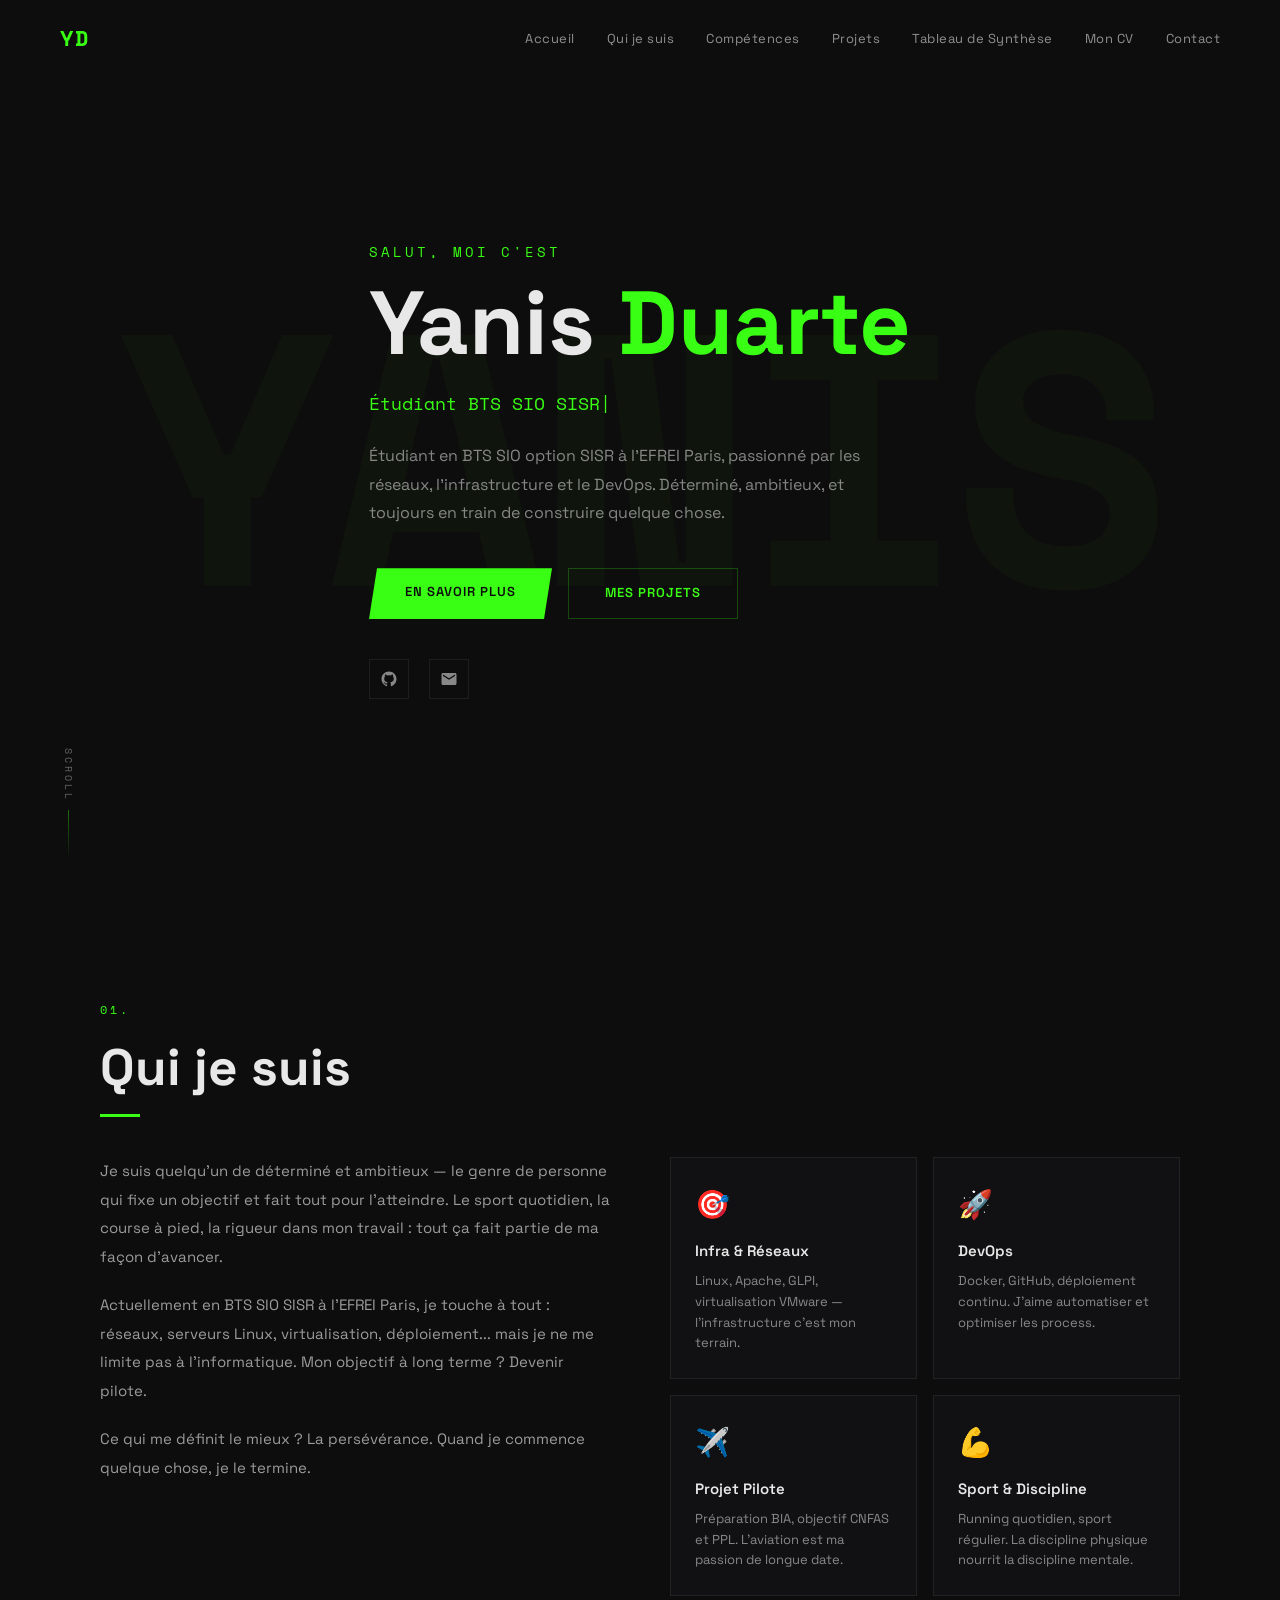
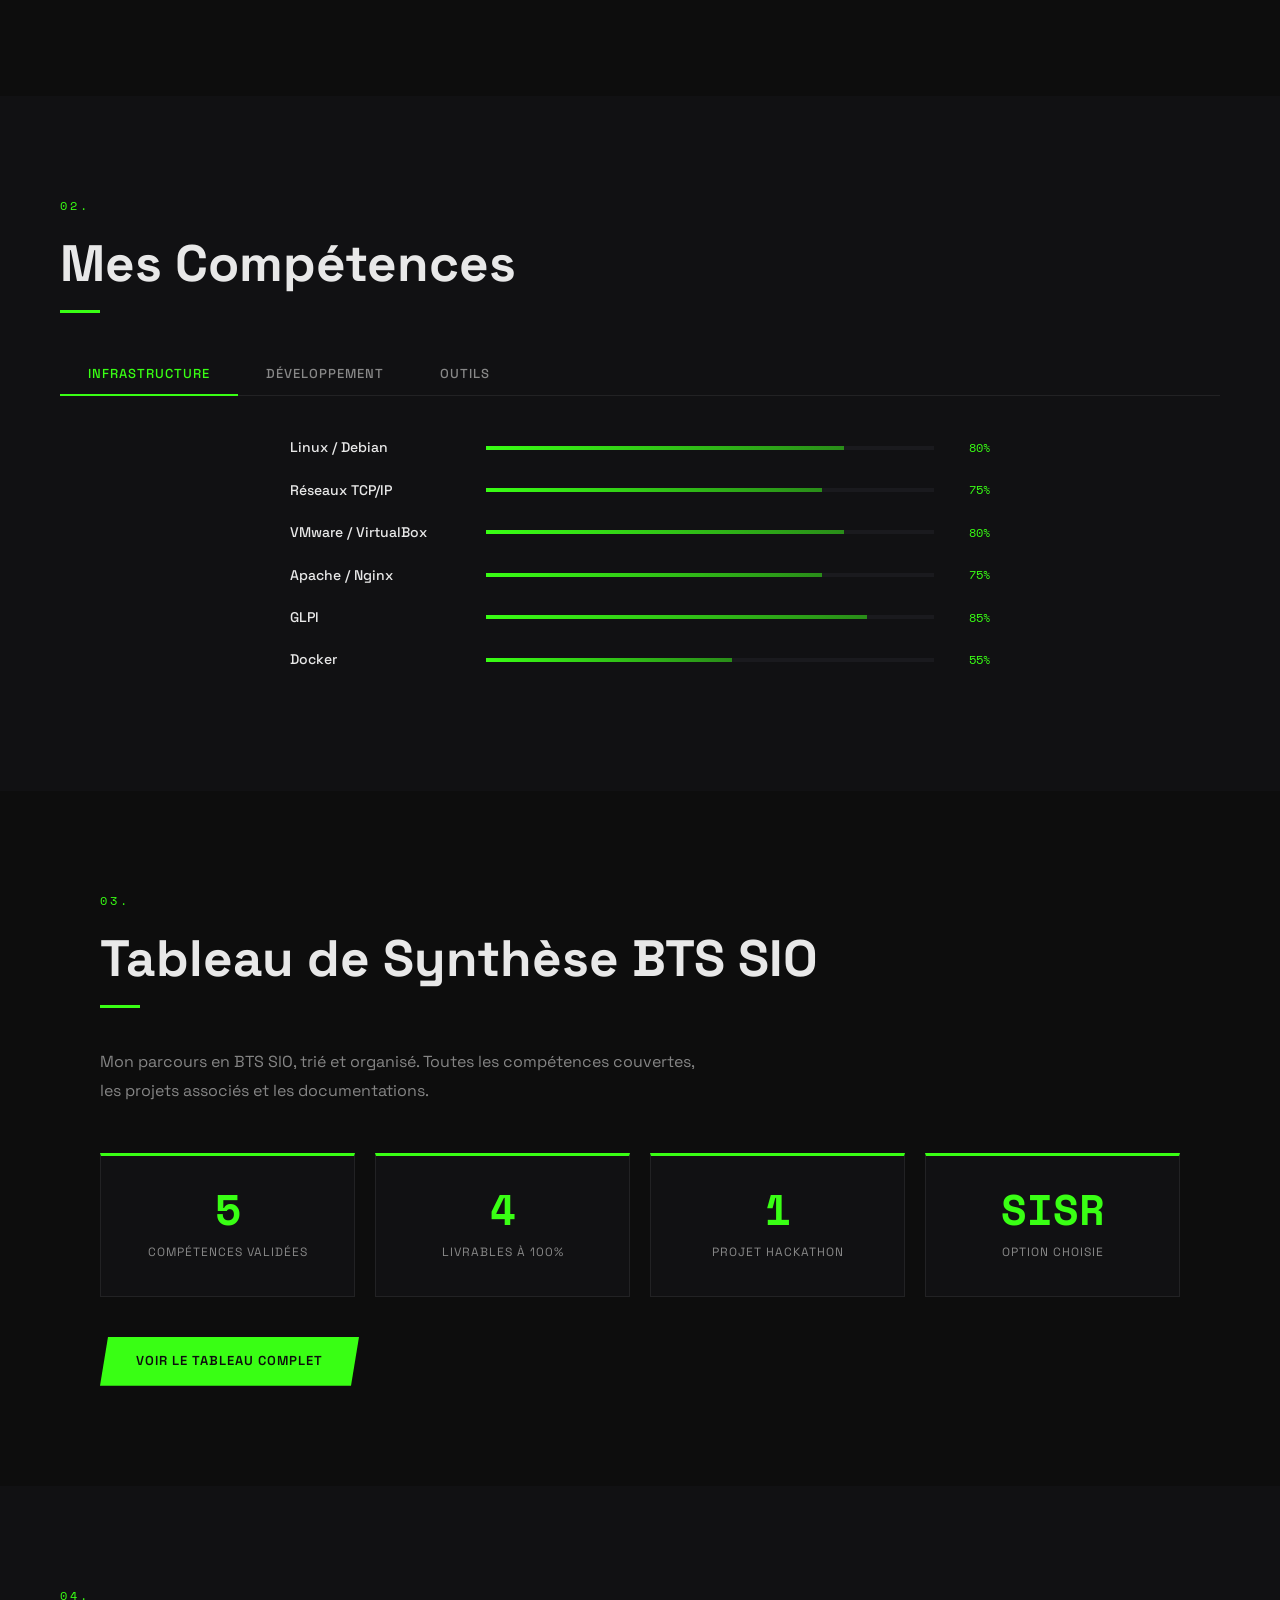
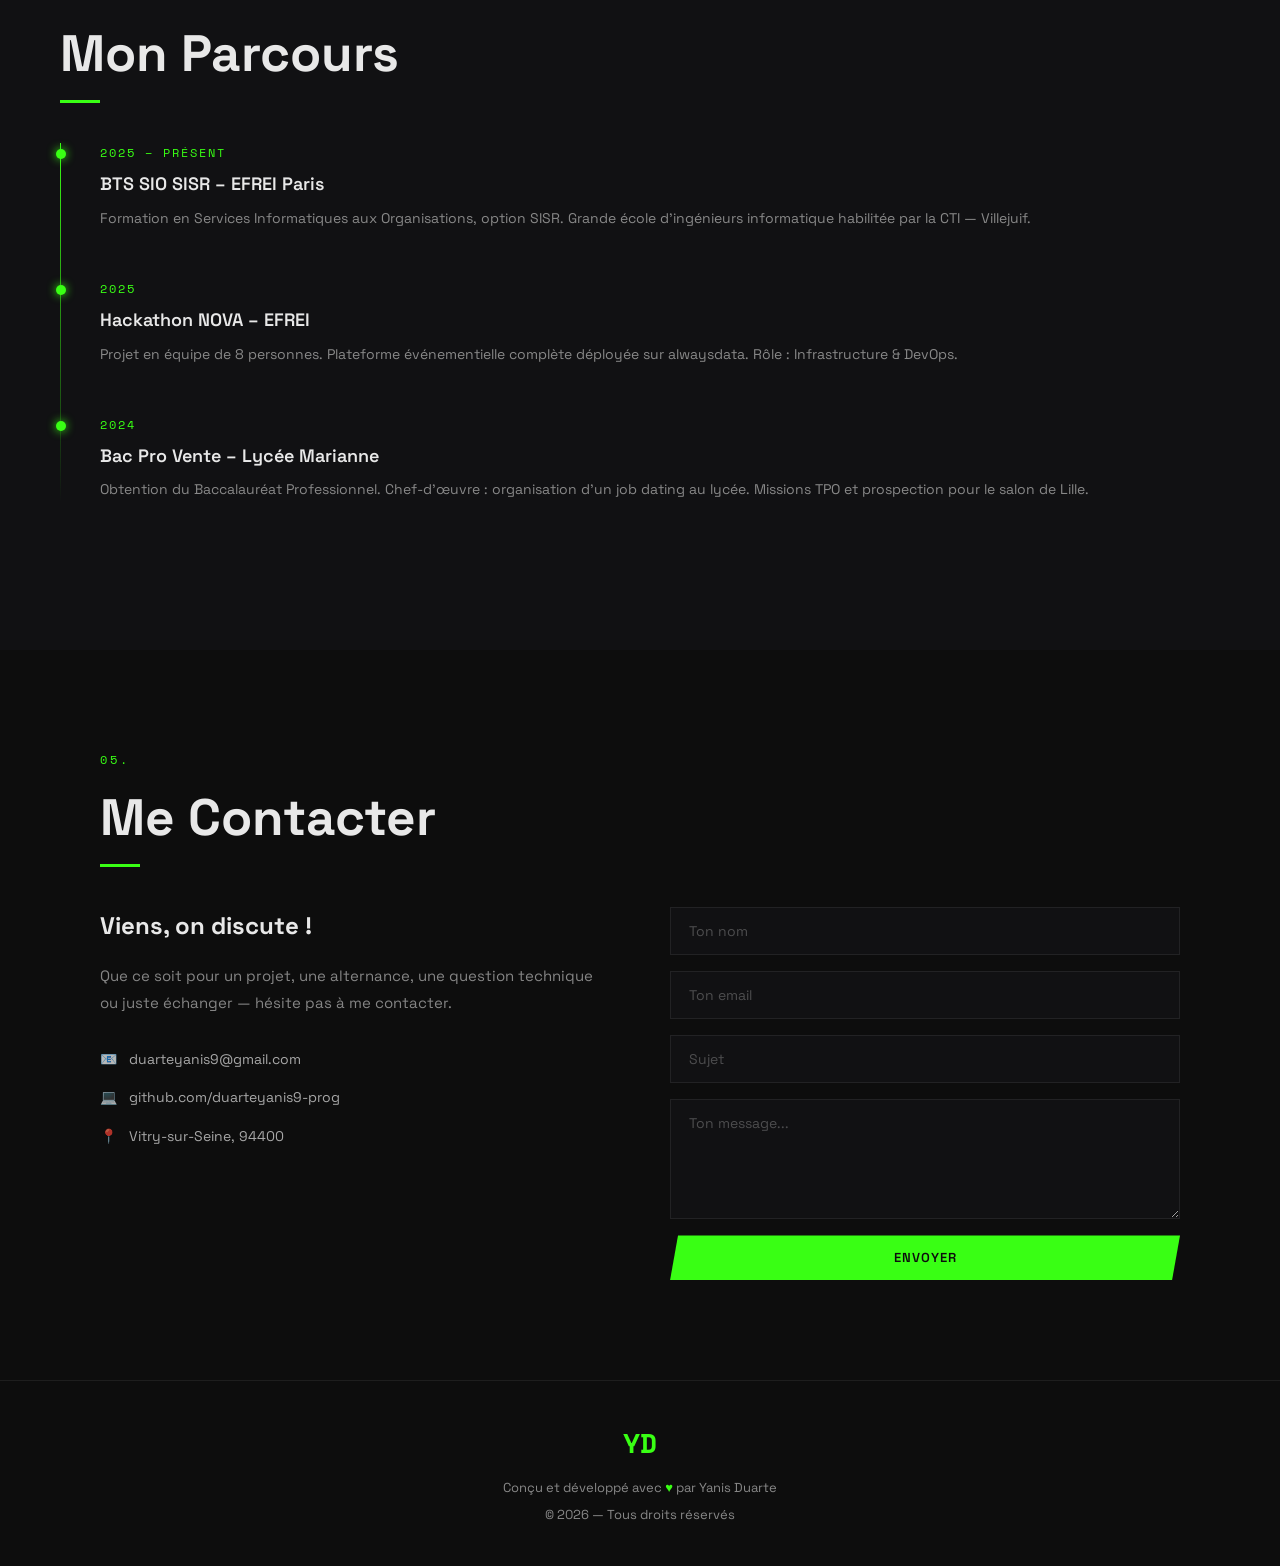
<file: index.html>
<!DOCTYPE html>
<html lang="fr">
<head>
  <meta charset="UTF-8" />
  <meta name="viewport" content="width=device-width, initial-scale=1.0" />
  <meta name="description" content="Portfolio de Yanis Duarte - Étudiant BTS SIO SISR à l'EFREI Paris. Infra, réseaux, DevOps." />
  <meta name="theme-color" content="#0d0d0d" />
  <title>Yanis Duarte | Portfolio</title>
  <link href="https://fonts.googleapis.com/css2?family=Space+Grotesk:wght@300;400;500;600;700&family=Space+Mono:wght@400;700&display=swap" rel="stylesheet" />
  <link rel="stylesheet" href="style.css" />
</head>
<body>

  <!-- NAV -->
  <nav id="navbar">
    <a href="index.html" class="nav-logo">YD</a>
    <ul class="nav-links">
      <li><a href="#home">Accueil</a></li>
      <li><a href="#about">Qui je suis</a></li>
      <li><a href="#skills">Compétences</a></li>
      <li><a href="projects.html">Projets</a></li>
      <li><a href="tableau-synthese.html">Tableau de Synthèse</a></li>
      <li><a href="cv.html">Mon CV</a></li>
      <li><a href="#contact">Contact</a></li>
    </ul>
    <button class="nav-toggle" id="navToggle">☰</button>
  </nav>

  <!-- HERO -->
  <section id="home" class="hero">
    <div class="hero-bg-text">YANIS</div>
    <div class="hero-content">
      <p class="hero-greeting">Salut, moi c'est</p>
      <h1 class="hero-name">Yanis <span class="accent">Duarte</span></h1>
      <div class="hero-typed">
        <span id="typed"></span><span class="cursor-blink">|</span>
      </div>
      <p class="hero-desc">Étudiant en BTS SIO option SISR à l'EFREI Paris, passionné par les réseaux, l'infrastructure et le DevOps. Déterminé, ambitieux, et toujours en train de construire quelque chose.</p>
      <div class="hero-btns">
        <a href="#about" class="btn-primary">En savoir plus</a>
        <a href="projects.html" class="btn-outline">Mes projets</a>
      </div>
      <div class="hero-socials">
        <a href="https://github.com/duarteyanis9-prog" target="_blank" title="GitHub">
          <svg viewBox="0 0 24 24" fill="currentColor"><path d="M12 2C6.477 2 2 6.484 2 12.017c0 4.425 2.865 8.18 6.839 9.504.5.092.682-.217.682-.483 0-.237-.008-.868-.013-1.703-2.782.605-3.369-1.343-3.369-1.343-.454-1.158-1.11-1.466-1.11-1.466-.908-.62.069-.608.069-.608 1.003.07 1.531 1.032 1.531 1.032.892 1.53 2.341 1.088 2.91.832.092-.647.35-1.088.636-1.338-2.22-.253-4.555-1.113-4.555-4.951 0-1.093.39-1.988 1.029-2.688-.103-.253-.446-1.272.098-2.65 0 0 .84-.27 2.75 1.026A9.564 9.564 0 0112 6.844c.85.004 1.705.115 2.504.337 1.909-1.296 2.747-1.027 2.747-1.027.546 1.379.202 2.398.1 2.651.64.7 1.028 1.595 1.028 2.688 0 3.848-2.339 4.695-4.566 4.943.359.309.678.92.678 1.855 0 1.338-.012 2.419-.012 2.747 0 .268.18.58.688.482A10.019 10.019 0 0022 12.017C22 6.484 17.522 2 12 2z"/></svg>
        </a>
        <a href="mailto:duarteyanis9@gmail.com" title="Email">
          <svg viewBox="0 0 24 24" fill="currentColor"><path d="M20 4H4c-1.1 0-2 .9-2 2v12c0 1.1.9 2 2 2h16c1.1 0 2-.9 2-2V6c0-1.1-.9-2-2-2zm0 4l-8 5-8-5V6l8 5 8-5v2z"/></svg>
        </a>
      </div>
    </div>
    <div class="scroll-hint">
      <span>Scroll</span>
      <div class="scroll-line"></div>
    </div>
  </section>

  <!-- ABOUT -->
  <section id="about" class="section">
    <div class="section-number">01.</div>
    <h2 class="section-title">Qui je suis</h2>
    <div class="about-grid">
      <div class="about-text">
        <p>Je suis quelqu'un de déterminé et ambitieux — le genre de personne qui fixe un objectif et fait tout pour l'atteindre. Le sport quotidien, la course à pied, la rigueur dans mon travail : tout ça fait partie de ma façon d'avancer.</p>
        <p>Actuellement en BTS SIO SISR à l'EFREI Paris, je touche à tout : réseaux, serveurs Linux, virtualisation, déploiement... mais je ne me limite pas à l'informatique. Mon objectif à long terme ? Devenir pilote.</p>
        <p>Ce qui me définit le mieux ? La persévérance. Quand je commence quelque chose, je le termine.</p>
      </div>
      <div class="about-cards">
        <div class="about-card">
          <span class="about-card-icon">🎯</span>
          <h3>Infra & Réseaux</h3>
          <p>Linux, Apache, GLPI, virtualisation VMware — l'infrastructure c'est mon terrain.</p>
        </div>
        <div class="about-card">
          <span class="about-card-icon">🚀</span>
          <h3>DevOps</h3>
          <p>Docker, GitHub, déploiement continu. J'aime automatiser et optimiser les process.</p>
        </div>
        <div class="about-card">
          <span class="about-card-icon">✈️</span>
          <h3>Projet Pilote</h3>
          <p>Préparation BIA, objectif CNFAS et PPL. L'aviation est ma passion de longue date.</p>
        </div>
        <div class="about-card">
          <span class="about-card-icon">💪</span>
          <h3>Sport & Discipline</h3>
          <p>Running quotidien, sport régulier. La discipline physique nourrit la discipline mentale.</p>
        </div>
      </div>
    </div>
  </section>

  <!-- SKILLS -->
  <section id="skills" class="section section-dark">
    <div class="section-number">02.</div>
    <h2 class="section-title">Mes Compétences</h2>
    <div class="skills-tabs">
      <button class="skill-tab active" data-tab="infra">Infrastructure</button>
      <button class="skill-tab" data-tab="dev">Développement</button>
      <button class="skill-tab" data-tab="outils">Outils</button>
    </div>
    <div class="skills-content" id="tab-infra">
      <div class="skill-item"><span>Linux / Debian</span><div class="skill-bar"><div class="skill-fill" style="--w:80%"></div></div><span class="skill-pct">80%</span></div>
      <div class="skill-item"><span>Réseaux TCP/IP</span><div class="skill-bar"><div class="skill-fill" style="--w:75%"></div></div><span class="skill-pct">75%</span></div>
      <div class="skill-item"><span>VMware / VirtualBox</span><div class="skill-bar"><div class="skill-fill" style="--w:80%"></div></div><span class="skill-pct">80%</span></div>
      <div class="skill-item"><span>Apache / Nginx</span><div class="skill-bar"><div class="skill-fill" style="--w:75%"></div></div><span class="skill-pct">75%</span></div>
      <div class="skill-item"><span>GLPI</span><div class="skill-bar"><div class="skill-fill" style="--w:85%"></div></div><span class="skill-pct">85%</span></div>
      <div class="skill-item"><span>Docker</span><div class="skill-bar"><div class="skill-fill" style="--w:55%"></div></div><span class="skill-pct">55%</span></div>
    </div>
    <div class="skills-content hidden" id="tab-dev">
      <div class="skill-item"><span>HTML / CSS</span><div class="skill-bar"><div class="skill-fill" style="--w:80%"></div></div><span class="skill-pct">80%</span></div>
      <div class="skill-item"><span>JavaScript</span><div class="skill-bar"><div class="skill-fill" style="--w:60%"></div></div><span class="skill-pct">60%</span></div>
      <div class="skill-item"><span>PHP</span><div class="skill-bar"><div class="skill-fill" style="--w:55%"></div></div><span class="skill-pct">55%</span></div>
      <div class="skill-item"><span>Python</span><div class="skill-bar"><div class="skill-fill" style="--w:60%"></div></div><span class="skill-pct">60%</span></div>
      <div class="skill-item"><span>SQL / MariaDB</span><div class="skill-bar"><div class="skill-fill" style="--w:65%"></div></div><span class="skill-pct">65%</span></div>
    </div>
    <div class="skills-content hidden" id="tab-outils">
      <div class="skill-item"><span>Git / GitHub</span><div class="skill-bar"><div class="skill-fill" style="--w:75%"></div></div><span class="skill-pct">75%</span></div>
      <div class="skill-item"><span>VS Code</span><div class="skill-bar"><div class="skill-fill" style="--w:85%"></div></div><span class="skill-pct">85%</span></div>
      <div class="skill-item"><span>Terminal / CLI</span><div class="skill-bar"><div class="skill-fill" style="--w:80%"></div></div><span class="skill-pct">80%</span></div>
      <div class="skill-item"><span>Google Analytics</span><div class="skill-bar"><div class="skill-fill" style="--w:60%"></div></div><span class="skill-pct">60%</span></div>
      <div class="skill-item"><span>FileZilla / FTP</span><div class="skill-bar"><div class="skill-fill" style="--w:70%"></div></div><span class="skill-pct">70%</span></div>
    </div>
  </section>

  <!-- TABLEAU SYNTHESE PREVIEW -->
  <section id="synthese" class="section">
    <div class="section-number">03.</div>
    <h2 class="section-title">Tableau de Synthèse BTS SIO</h2>
    <p class="section-desc">Mon parcours en BTS SIO, trié et organisé. Toutes les compétences couvertes, les projets associés et les documentations.</p>
    <div class="synthese-stats">
      <div class="synth-stat"><span class="synth-num accent">5</span><span class="synth-label">Compétences validées</span></div>
      <div class="synth-stat"><span class="synth-num accent">4</span><span class="synth-label">Livrables à 100%</span></div>
      <div class="synth-stat"><span class="synth-num accent">1</span><span class="synth-label">Projet Hackathon</span></div>
      <div class="synth-stat"><span class="synth-num accent">SISR</span><span class="synth-label">Option choisie</span></div>
    </div>
    <a href="tableau-synthese.html" class="btn-primary">Voir le tableau complet</a>
  </section>

  <!-- PARCOURS -->
  <section id="parcours" class="section section-dark">
    <div class="section-number">04.</div>
    <h2 class="section-title">Mon Parcours</h2>
    <div class="timeline">
      <div class="timeline-item">
        <div class="timeline-date">2025 – Présent</div>
        <div class="timeline-content">
          <h3>BTS SIO SISR – EFREI Paris</h3>
          <p>Formation en Services Informatiques aux Organisations, option SISR. Grande école d'ingénieurs informatique habilitée par la CTI — Villejuif.</p>
        </div>
      </div>
      <div class="timeline-item">
        <div class="timeline-date">2025</div>
        <div class="timeline-content">
          <h3>Hackathon NOVA – EFREI</h3>
          <p>Projet en équipe de 8 personnes. Plateforme événementielle complète déployée sur alwaysdata. Rôle : Infrastructure & DevOps.</p>
        </div>
      </div>
      <div class="timeline-item">
        <div class="timeline-date">2024</div>
        <div class="timeline-content">
          <h3>Bac Pro Vente – Lycée Marianne</h3>
          <p>Obtention du Baccalauréat Professionnel. Chef-d'œuvre : organisation d'un job dating au lycée. Missions TPO et prospection pour le salon de Lille.</p>
        </div>
      </div>
    </div>
  </section>

  <!-- CONTACT -->
  <section id="contact" class="section">
    <div class="section-number">05.</div>
    <h2 class="section-title">Me Contacter</h2>
    <div class="contact-grid">
      <div class="contact-info">
        <h3>Viens, on discute !</h3>
        <p>Que ce soit pour un projet, une alternance, une question technique ou juste échanger — hésite pas à me contacter.</p>
        <div class="contact-items">
          <a href="mailto:duarteyanis9@gmail.com" class="contact-item">
            <span>📧</span> duarteyanis9@gmail.com
          </a>
          <a href="https://github.com/duarteyanis9-prog" target="_blank" class="contact-item">
            <span>💻</span> github.com/duarteyanis9-prog
          </a>
          <div class="contact-item">
            <span>📍</span> Vitry-sur-Seine, 94400
          </div>
        </div>
      </div>
      <form class="contact-form" onsubmit="return false;">
        <input type="text" placeholder="Ton nom" class="form-input" />
        <input type="email" placeholder="Ton email" class="form-input" />
        <input type="text" placeholder="Sujet" class="form-input" />
        <textarea placeholder="Ton message..." class="form-input form-textarea"></textarea>
        <button type="submit" class="btn-primary">Envoyer</button>
      </form>
    </div>
  </section>

  <!-- FOOTER -->
  <footer>
    <div class="footer-logo">YD</div>
    <p class="footer-copy">Conçu et développé avec <span class="accent">♥</span> par Yanis Duarte</p>
    <p class="footer-copy">© 2026 — Tous droits réservés</p>
  </footer>

  <script>
    // Typed effect
    const words = ["Étudiant BTS SIO SISR", "Infra & Réseaux", "Futur Pilote ✈️", "DevOps Enthusiast"];
    let wi = 0, ci = 0, del = false;
    const el = document.getElementById('typed');
    function type() {
      const w = words[wi];
      if (!del) { el.textContent = w.slice(0, ++ci); if (ci === w.length) { del = true; setTimeout(type, 1500); return; } }
      else { el.textContent = w.slice(0, --ci); if (ci === 0) { del = false; wi = (wi + 1) % words.length; } }
      setTimeout(type, del ? 60 : 100);
    }
    type();

    // Navbar scroll
    window.addEventListener('scroll', () => {
      document.getElementById('navbar').classList.toggle('scrolled', window.scrollY > 50);
    });

    // Skills tabs
    document.querySelectorAll('.skill-tab').forEach(tab => {
      tab.addEventListener('click', () => {
        document.querySelectorAll('.skill-tab').forEach(t => t.classList.remove('active'));
        document.querySelectorAll('.skills-content').forEach(c => c.classList.add('hidden'));
        tab.classList.add('active');
        document.getElementById('tab-' + tab.dataset.tab).classList.remove('hidden');
      });
    });

    // Animate skill bars on scroll
    const observer = new IntersectionObserver(entries => {
      entries.forEach(e => {
        if (e.isIntersecting) e.target.querySelectorAll('.skill-fill').forEach(f => f.style.width = f.style.getPropertyValue('--w'));
      });
    }, { threshold: 0.3 });
    document.querySelectorAll('.skills-content').forEach(s => observer.observe(s));

    // Mobile nav
    document.getElementById('navToggle').addEventListener('click', () => {
      document.querySelector('.nav-links').classList.toggle('open');
    });
  </script>
</body>
</html>
</file>
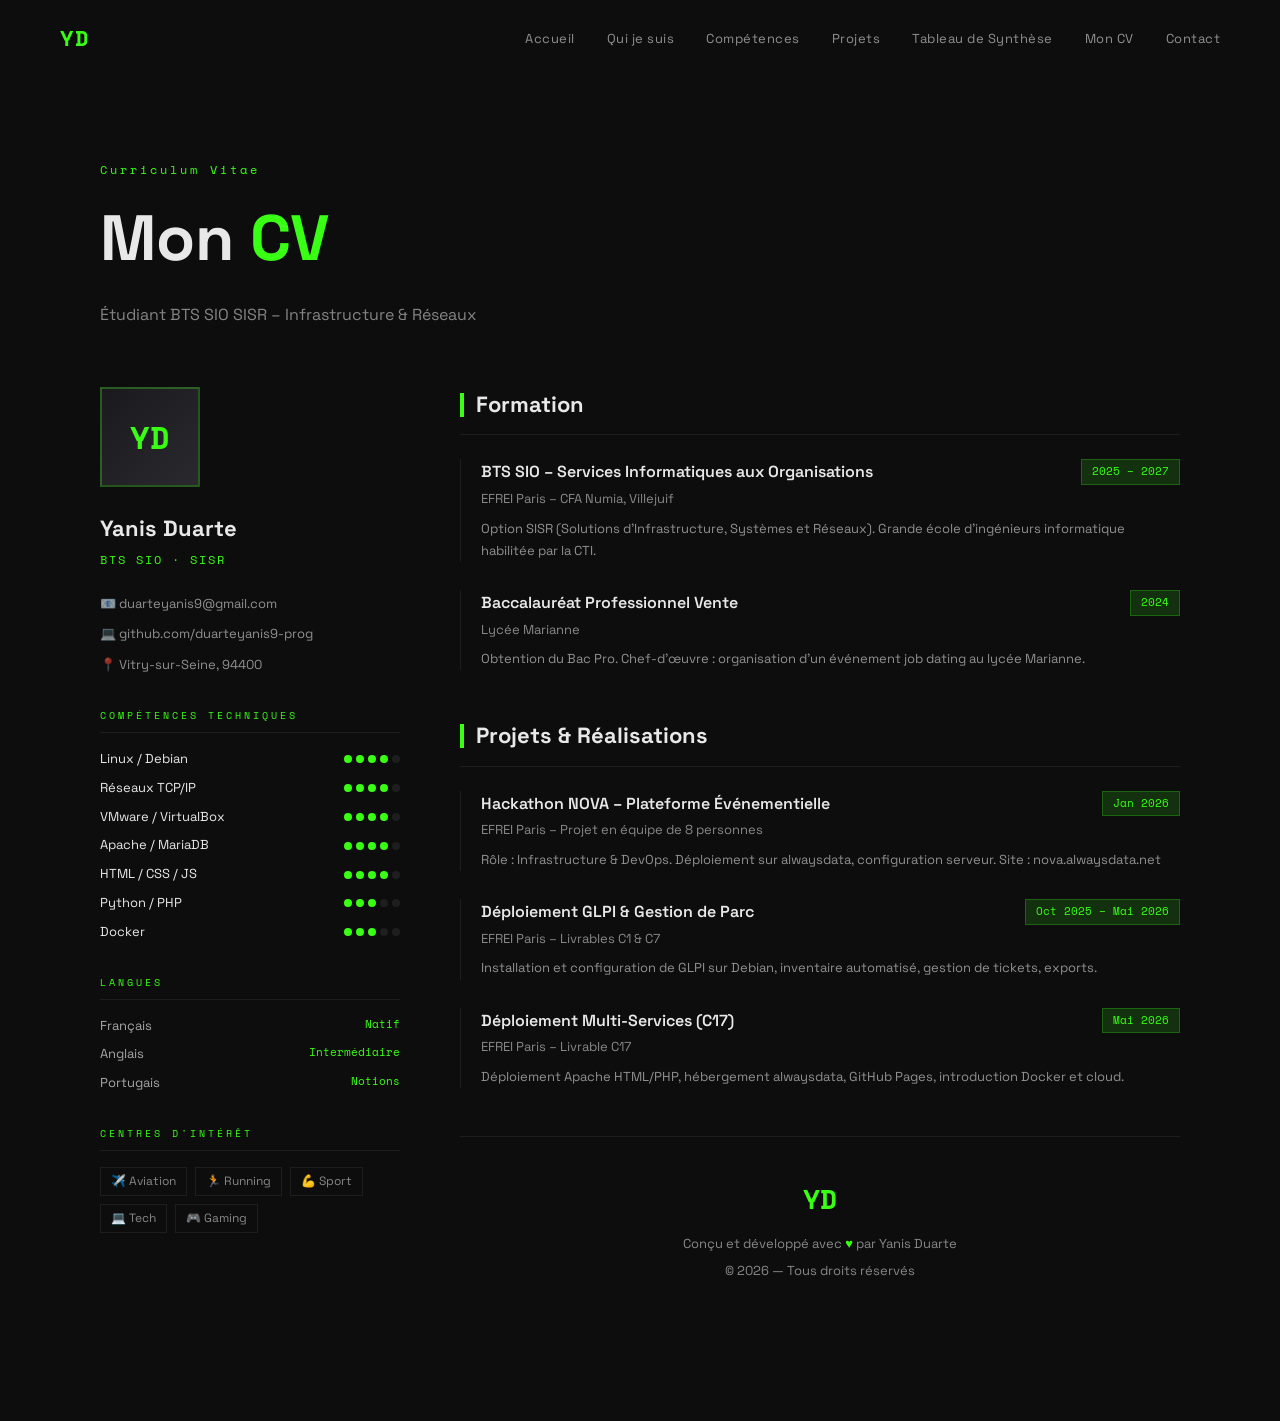
<file: cv.html>
<!DOCTYPE html>
<html lang="fr">
<head>
  <meta charset="UTF-8" />
  <meta name="viewport" content="width=device-width, initial-scale=1.0" />
  <title>Mon CV | Yanis Duarte</title>
  <link href="https://fonts.googleapis.com/css2?family=Space+Grotesk:wght@300;400;500;600;700&family=Space+Mono:wght@400;700&display=swap" rel="stylesheet" />
  <link rel="stylesheet" href="style.css" />
  <style>
    .page-hero { padding: 160px 60px 60px; max-width: 1200px; margin: 0 auto; display: flex; justify-content: space-between; align-items: flex-end; }
    .page-hero h1 { font-size: clamp(36px, 5vw, 64px); font-weight: 700; margin-bottom: 12px; }
    .page-hero p { font-size: 16px; color: rgba(232,232,232,0.55); }
    .cv-section { padding: 0 60px 100px; max-width: 1200px; margin: 0 auto; display: grid; grid-template-columns: 300px 1fr; gap: 60px; }
    .cv-sidebar { position: sticky; top: 100px; align-self: start; }
    .cv-avatar { width: 100px; height: 100px; background: linear-gradient(135deg, #1a1a1e, #2a2a2e); border: 2px solid var(--green-border); display: flex; align-items: center; justify-content: center; font-family: var(--mono); font-size: 32px; font-weight: 700; color: var(--green); margin-bottom: 24px; }
    .cv-name { font-size: 22px; font-weight: 700; margin-bottom: 4px; }
    .cv-role { font-family: var(--mono); font-size: 12px; color: var(--green); letter-spacing: 2px; text-transform: uppercase; margin-bottom: 24px; }
    .cv-contact { display: flex; flex-direction: column; gap: 10px; margin-bottom: 32px; }
    .cv-contact a, .cv-contact span { font-size: 13px; color: rgba(232,232,232,0.6); display: flex; align-items: center; gap: 8px; transition: color 0.3s; }
    .cv-contact a:hover { color: var(--green); }
    .cv-sidebar-section { margin-bottom: 32px; }
    .cv-sidebar-title { font-family: var(--mono); font-size: 10px; letter-spacing: 3px; text-transform: uppercase; color: var(--green); margin-bottom: 16px; padding-bottom: 8px; border-bottom: 1px solid var(--border); }
    .cv-skills-list { display: flex; flex-direction: column; gap: 8px; }
    .cv-skill-item { display: flex; justify-content: space-between; align-items: center; font-size: 13px; }
    .cv-skill-dots { display: flex; gap: 4px; }
    .dot { width: 8px; height: 8px; border-radius: 50%; background: var(--border); }
    .dot.filled { background: var(--green); }
    .cv-lang { display: flex; justify-content: space-between; font-size: 13px; margin-bottom: 8px; color: rgba(232,232,232,0.7); }
    .cv-lang span:last-child { color: var(--green); font-family: var(--mono); font-size: 11px; }
    .cv-main-section { margin-bottom: 48px; }
    .cv-main-title { font-size: 22px; font-weight: 700; margin-bottom: 24px; padding-bottom: 12px; border-bottom: 1px solid var(--border); display: flex; align-items: center; gap: 12px; }
    .cv-main-title::before { content: ''; width: 4px; height: 24px; background: var(--green); display: block; }
    .cv-entry { margin-bottom: 28px; padding-left: 20px; border-left: 1px solid var(--border); transition: border-color 0.3s; }
    .cv-entry:hover { border-color: var(--green-border); }
    .cv-entry-header { display: flex; justify-content: space-between; align-items: flex-start; margin-bottom: 4px; }
    .cv-entry-title { font-size: 16px; font-weight: 600; }
    .cv-entry-date { font-family: var(--mono); font-size: 11px; color: var(--green); background: var(--green-dim); padding: 3px 10px; border: 1px solid var(--green-border); white-space: nowrap; }
    .cv-entry-sub { font-size: 13px; color: var(--gray); margin-bottom: 8px; }
    .cv-entry-desc { font-size: 13px; color: rgba(232,232,232,0.6); line-height: 1.7; }
    .cv-entry-desc ul { padding-left: 16px; margin-top: 8px; }
    .cv-entry-desc li { margin-bottom: 4px; }
    @media(max-width:768px) {
      .page-hero { padding: 120px 24px 40px; flex-direction: column; gap: 20px; }
      .cv-section { padding: 0 24px 60px; grid-template-columns: 1fr; }
      .cv-sidebar { position: static; }
    }
  </style>
</head>
<body>

  <nav id="navbar">
    <a href="index.html" class="nav-logo">YD</a>
    <ul class="nav-links">
      <li><a href="index.html">Accueil</a></li>
      <li><a href="index.html#about">Qui je suis</a></li>
      <li><a href="index.html#skills">Compétences</a></li>
      <li><a href="projects.html">Projets</a></li>
      <li><a href="tableau-synthese.html">Tableau de Synthèse</a></li>
      <li><a href="cv.html">Mon CV</a></li>
      <li><a href="index.html#contact">Contact</a></li>
    </ul>
    <button class="nav-toggle" id="navToggle">☰</button>
  </nav>

  <div class="page-hero">
    <div>
      <div class="section-number">Curriculum Vitae</div>
      <h1>Mon <span class="accent">CV</span></h1>
      <p>Étudiant BTS SIO SISR – Infrastructure & Réseaux</p>
    </div>
  </div>

  <div class="cv-section">
    <!-- SIDEBAR -->
    <aside class="cv-sidebar">
      <div class="cv-avatar">YD</div>
      <div class="cv-name">Yanis Duarte</div>
      <div class="cv-role">BTS SIO · SISR</div>
      <div class="cv-contact">
        <a href="mailto:duarteyanis9@gmail.com">📧 duarteyanis9@gmail.com</a>
        <a href="https://github.com/duarteyanis9-prog" target="_blank">💻 github.com/duarteyanis9-prog</a>
        <span>📍 Vitry-sur-Seine, 94400</span>
      </div>

      <div class="cv-sidebar-section">
        <div class="cv-sidebar-title">Compétences techniques</div>
        <div class="cv-skills-list">
          <div class="cv-skill-item"><span>Linux / Debian</span><div class="cv-skill-dots"><div class="dot filled"></div><div class="dot filled"></div><div class="dot filled"></div><div class="dot filled"></div><div class="dot"></div></div></div>
          <div class="cv-skill-item"><span>Réseaux TCP/IP</span><div class="cv-skill-dots"><div class="dot filled"></div><div class="dot filled"></div><div class="dot filled"></div><div class="dot filled"></div><div class="dot"></div></div></div>
          <div class="cv-skill-item"><span>VMware / VirtualBox</span><div class="cv-skill-dots"><div class="dot filled"></div><div class="dot filled"></div><div class="dot filled"></div><div class="dot filled"></div><div class="dot"></div></div></div>
          <div class="cv-skill-item"><span>Apache / MariaDB</span><div class="cv-skill-dots"><div class="dot filled"></div><div class="dot filled"></div><div class="dot filled"></div><div class="dot filled"></div><div class="dot"></div></div></div>
          <div class="cv-skill-item"><span>HTML / CSS / JS</span><div class="cv-skill-dots"><div class="dot filled"></div><div class="dot filled"></div><div class="dot filled"></div><div class="dot filled"></div><div class="dot"></div></div></div>
          <div class="cv-skill-item"><span>Python / PHP</span><div class="cv-skill-dots"><div class="dot filled"></div><div class="dot filled"></div><div class="dot filled"></div><div class="dot"></div><div class="dot"></div></div></div>
          <div class="cv-skill-item"><span>Docker</span><div class="cv-skill-dots"><div class="dot filled"></div><div class="dot filled"></div><div class="dot filled"></div><div class="dot"></div><div class="dot"></div></div></div>
        </div>
      </div>

      <div class="cv-sidebar-section">
        <div class="cv-sidebar-title">Langues</div>
        <div class="cv-lang"><span>Français</span><span>Natif</span></div>
        <div class="cv-lang"><span>Anglais</span><span>Intermédiaire</span></div>
        <div class="cv-lang"><span>Portugais</span><span>Notions</span></div>
      </div>

      <div class="cv-sidebar-section">
        <div class="cv-sidebar-title">Centres d'intérêt</div>
        <div style="display:flex;flex-wrap:wrap;gap:8px;">
          <span style="font-size:12px;border:1px solid var(--border);padding:4px 10px;color:var(--gray);">✈️ Aviation</span>
          <span style="font-size:12px;border:1px solid var(--border);padding:4px 10px;color:var(--gray);">🏃 Running</span>
          <span style="font-size:12px;border:1px solid var(--border);padding:4px 10px;color:var(--gray);">💪 Sport</span>
          <span style="font-size:12px;border:1px solid var(--border);padding:4px 10px;color:var(--gray);">💻 Tech</span>
          <span style="font-size:12px;border:1px solid var(--border);padding:4px 10px;color:var(--gray);">🎮 Gaming</span>
        </div>
      </div>
    </aside>

    <!-- MAIN -->
    <main>
      <div class="cv-main-section">
        <h2 class="cv-main-title">Formation</h2>
        <div class="cv-entry">
          <div class="cv-entry-header">
            <div class="cv-entry-title">BTS SIO – Services Informatiques aux Organisations</div>
            <div class="cv-entry-date">2025 – 2027</div>
          </div>
          <div class="cv-entry-sub">EFREI Paris – CFA Numia, Villejuif</div>
          <div class="cv-entry-desc">Option SISR (Solutions d'Infrastructure, Systèmes et Réseaux). Grande école d'ingénieurs informatique habilitée par la CTI.</div>
        </div>
        <div class="cv-entry">
          <div class="cv-entry-header">
            <div class="cv-entry-title">Baccalauréat Professionnel Vente</div>
            <div class="cv-entry-date">2024</div>
          </div>
          <div class="cv-entry-sub">Lycée Marianne</div>
          <div class="cv-entry-desc">Obtention du Bac Pro. Chef-d'œuvre : organisation d'un événement job dating au lycée Marianne.</div>
        </div>
      </div>

      <div class="cv-main-section">
        <h2 class="cv-main-title">Projets & Réalisations</h2>
        <div class="cv-entry">
          <div class="cv-entry-header">
            <div class="cv-entry-title">Hackathon NOVA – Plateforme Événementielle</div>
            <div class="cv-entry-date">Jan 2026</div>
          </div>
          <div class="cv-entry-sub">EFREI Paris – Projet en équipe de 8 personnes</div>
          <div class="cv-entry-desc">Rôle : Infrastructure & DevOps. Déploiement sur alwaysdata, configuration serveur. Site : nova.alwaysdata.net</div>
        </div>
        <div class="cv-entry">
          <div class="cv-entry-header">
            <div class="cv-entry-title">Déploiement GLPI & Gestion de Parc</div>
            <div class="cv-entry-date">Oct 2025 – Mai 2026</div>
          </div>
          <div class="cv-entry-sub">EFREI Paris – Livrables C1 & C7</div>
          <div class="cv-entry-desc">Installation et configuration de GLPI sur Debian, inventaire automatisé, gestion de tickets, exports.</div>
        </div>
        <div class="cv-entry">
          <div class="cv-entry-header">
            <div class="cv-entry-title">Déploiement Multi-Services (C17)</div>
            <div class="cv-entry-date">Mai 2026</div>
          </div>
          <div class="cv-entry-sub">EFREI Paris – Livrable C17</div>
          <div class="cv-entry-desc">Déploiement Apache HTML/PHP, hébergement alwaysdata, GitHub Pages, introduction Docker et cloud.</div>
        </div>
      </div>

  <footer>
    <div class="footer-logo">YD</div>
    <p class="footer-copy">Conçu et développé avec <span class="accent">♥</span> par Yanis Duarte</p>
    <p class="footer-copy">© 2026 — Tous droits réservés</p>
  </footer>

  <script>
    window.addEventListener('scroll', () => {
      document.getElementById('navbar').classList.toggle('scrolled', window.scrollY > 50);
    });
    document.getElementById('navToggle').addEventListener('click', () => {
      document.querySelector('.nav-links').classList.toggle('open');
    });
  </script>
</body>
</html>
</file>
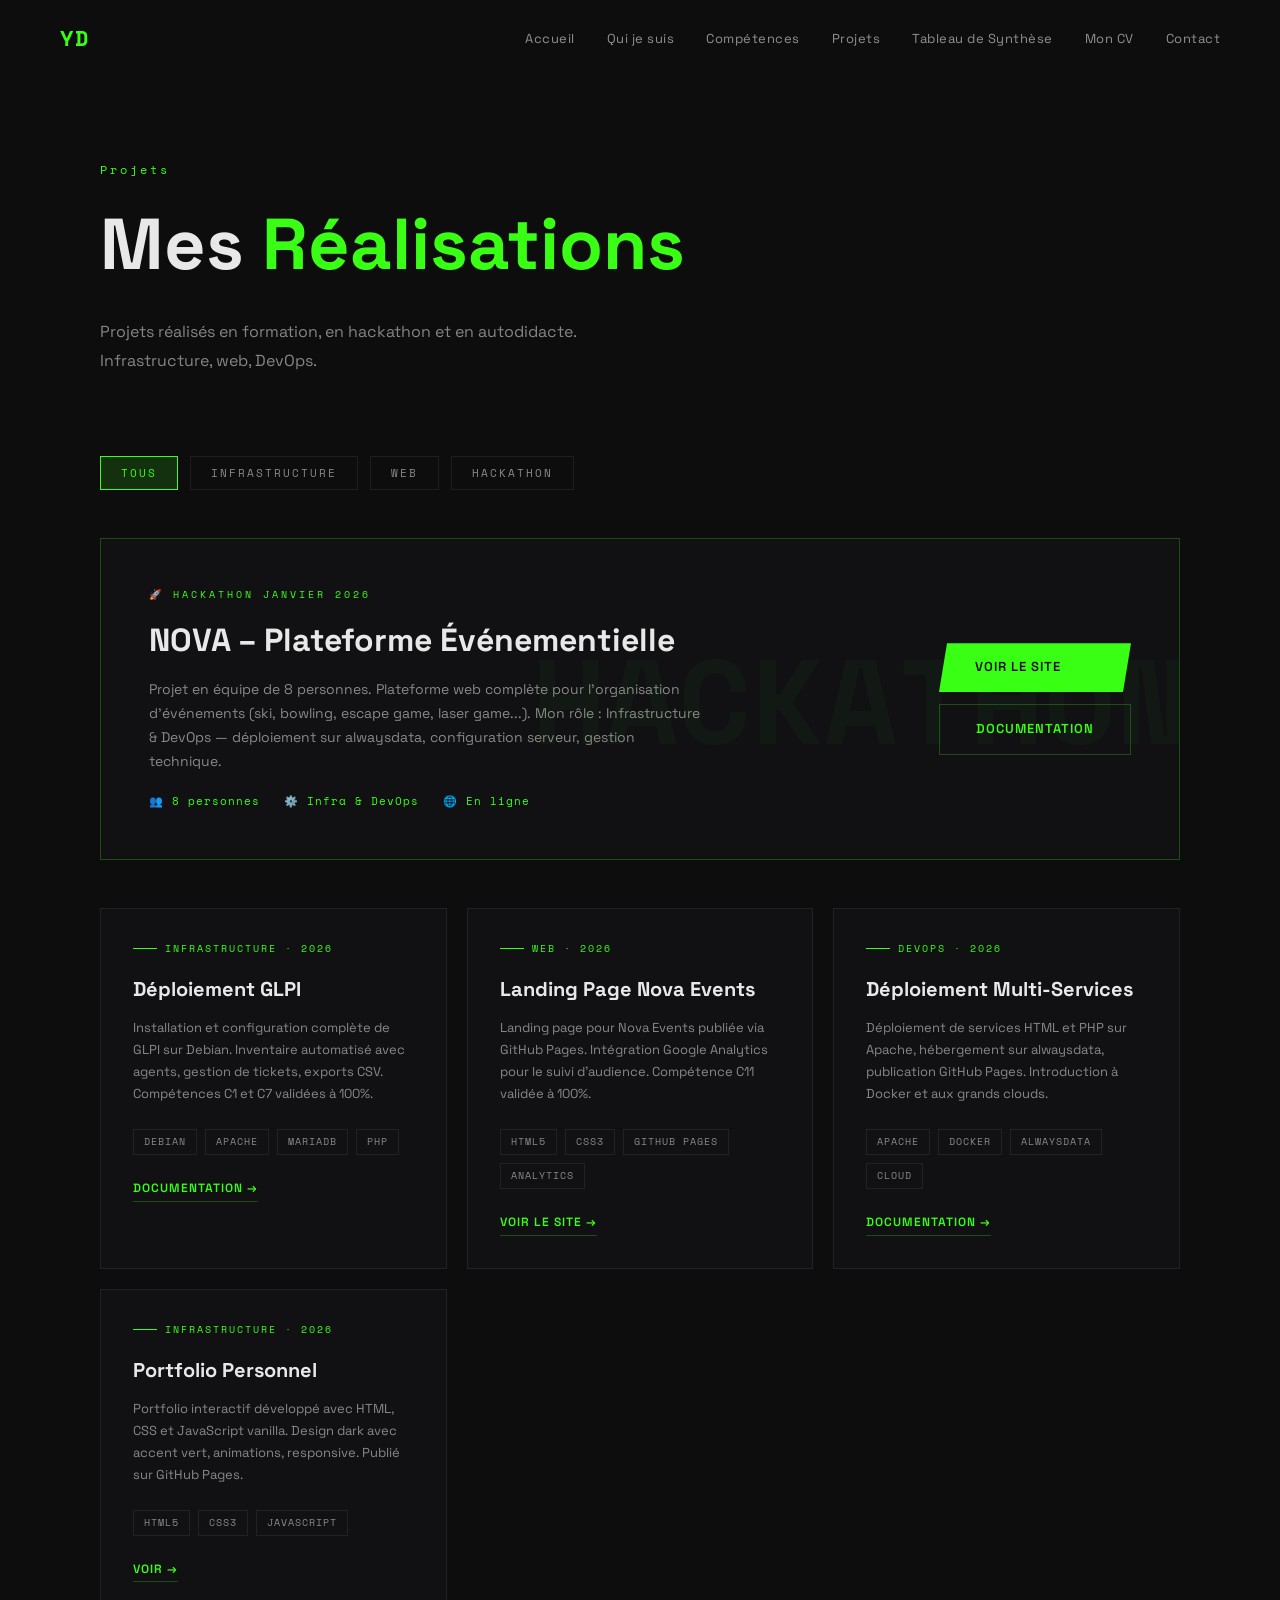
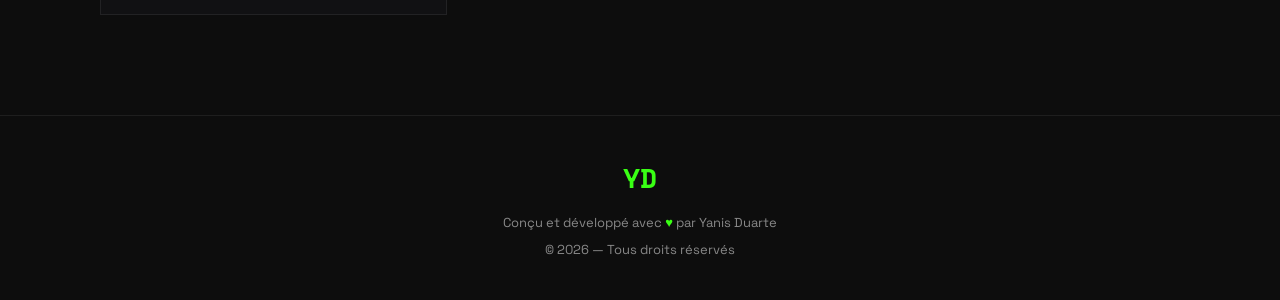
<file: projects.html>
<!DOCTYPE html>
<html lang="fr">
<head>
  <meta charset="UTF-8" />
  <meta name="viewport" content="width=device-width, initial-scale=1.0" />
  <title>Mes Projets | Yanis Duarte</title>
  <link href="https://fonts.googleapis.com/css2?family=Space+Grotesk:wght@300;400;500;600;700&family=Space+Mono:wght@400;700&display=swap" rel="stylesheet" />
  <link rel="stylesheet" href="style.css" />
  <style>
    .page-hero { padding: 160px 60px 80px; max-width: 1200px; margin: 0 auto; }
    .page-hero h1 { font-size: clamp(40px, 6vw, 72px); font-weight: 700; margin-bottom: 16px; }
    .page-hero p { font-size: 16px; color: rgba(232,232,232,0.55); max-width: 540px; line-height: 1.8; }
    .filters { display: flex; gap: 12px; flex-wrap: wrap; margin-bottom: 48px; }
    .filter-btn { font-family: var(--mono); font-size: 11px; letter-spacing: 2px; text-transform: uppercase; padding: 8px 20px; border: 1px solid var(--border); background: none; color: var(--gray); cursor: pointer; transition: all 0.3s; }
    .filter-btn.active, .filter-btn:hover { border-color: var(--green); color: var(--green); background: var(--green-dim); }
    .projects-section { padding: 0 60px 100px; max-width: 1200px; margin: 0 auto; }
    .hackathon-banner {
      background: var(--dark); border: 1px solid var(--green-border);
      padding: 48px; margin-bottom: 48px; position: relative; overflow: hidden;
      display: grid; grid-template-columns: 1fr auto; gap: 40px; align-items: center;
    }
    .hackathon-banner::before { content: 'HACKATHON'; position: absolute; font-family: var(--mono); font-size: 120px; font-weight: 700; color: rgba(57,255,20,0.03); right: -10px; top: 50%; transform: translateY(-50%); }
    .hackathon-label { font-family: var(--mono); font-size: 10px; letter-spacing: 3px; color: var(--green); text-transform: uppercase; margin-bottom: 12px; }
    .hackathon-title { font-size: 32px; font-weight: 700; margin-bottom: 12px; }
    .hackathon-desc { font-size: 14px; color: var(--gray); line-height: 1.7; max-width: 560px; }
    .hackathon-meta { display: flex; gap: 24px; margin-top: 20px; }
    .hackathon-meta span { font-family: var(--mono); font-size: 11px; color: var(--green); letter-spacing: 1px; }
    .hackathon-btns { display: flex; flex-direction: column; gap: 12px; z-index: 1; }
    @media(max-width:768px) {
      .page-hero { padding: 120px 24px 60px; }
      .projects-section { padding: 0 24px 60px; }
      .hackathon-banner { grid-template-columns: 1fr; }
    }
  </style>
</head>
<body>

  <nav id="navbar">
    <a href="index.html" class="nav-logo">YD</a>
    <ul class="nav-links">
      <li><a href="index.html">Accueil</a></li>
      <li><a href="index.html#about">Qui je suis</a></li>
      <li><a href="index.html#skills">Compétences</a></li>
      <li><a href="projects.html" class="active">Projets</a></li>
      <li><a href="tableau-synthese.html">Tableau de Synthèse</a></li>
      <li><a href="cv.html">Mon CV</a></li>
      <li><a href="index.html#contact">Contact</a></li>
    </ul>
    <button class="nav-toggle" id="navToggle">☰</button>
  </nav>

  <div class="page-hero">
    <div class="section-number">Projets</div>
    <h1>Mes <span class="accent">Réalisations</span></h1>
    <p>Projets réalisés en formation, en hackathon et en autodidacte. Infrastructure, web, DevOps.</p>
  </div>

  <div class="projects-section">
    <div class="filters">
      <button class="filter-btn active">Tous</button>
      <button class="filter-btn">Infrastructure</button>
      <button class="filter-btn">Web</button>
      <button class="filter-btn">Hackathon</button>
    </div>

    <!-- HACKATHON NOVA -->
    <div class="hackathon-banner">
      <div>
        <div class="hackathon-label">🚀 Hackathon Janvier 2026</div>
        <div class="hackathon-title">NOVA – Plateforme Événementielle</div>
        <div class="hackathon-desc">Projet en équipe de 8 personnes. Plateforme web complète pour l'organisation d'événements (ski, bowling, escape game, laser game...). Mon rôle : Infrastructure & DevOps — déploiement sur alwaysdata, configuration serveur, gestion technique.</div>
        <div class="hackathon-meta">
          <span>👥 8 personnes</span>
          <span>⚙️ Infra & DevOps</span>
          <span>🌐 En ligne</span>
        </div>
      </div>
      <div class="hackathon-btns">
        <a href="https://nova.alwaysdata.net/" target="_blank" class="btn-primary">Voir le site</a>
        <a href="tableau-synthese.html" class="btn-outline">Documentation</a>
      </div>
    </div>

    <!-- GRILLE PROJETS -->
    <div class="projects-grid">
      <div class="project-card">
        <div class="project-badge">Infrastructure · 2026</div>
        <div class="project-title">Déploiement GLPI</div>
        <div class="project-desc">Installation et configuration complète de GLPI sur Debian. Inventaire automatisé avec agents, gestion de tickets, exports CSV. Compétences C1 et C7 validées à 100%.</div>
        <div class="project-tags"><span class="tag">Debian</span><span class="tag">Apache</span><span class="tag">MariaDB</span><span class="tag">PHP</span></div>
        <div class="project-links"><a href="tableau-synthese.html" class="project-link">Documentation →</a></div>
      </div>

      <div class="project-card">
        <div class="project-badge">Web · 2026</div>
        <div class="project-title">Landing Page Nova Events</div>
        <div class="project-desc">Landing page pour Nova Events publiée via GitHub Pages. Intégration Google Analytics pour le suivi d'audience. Compétence C11 validée à 100%.</div>
        <div class="project-tags"><span class="tag">HTML5</span><span class="tag">CSS3</span><span class="tag">GitHub Pages</span><span class="tag">Analytics</span></div>
        <div class="project-links"><a href="https://duarteyanis9-prog.github.io/landing-page/" target="_blank" class="project-link">Voir le site →</a></div>
      </div>

      <div class="project-card">
        <div class="project-badge">DevOps · 2026</div>
        <div class="project-title">Déploiement Multi-Services</div>
        <div class="project-desc">Déploiement de services HTML et PHP sur Apache, hébergement sur alwaysdata, publication GitHub Pages. Introduction à Docker et aux grands clouds.</div>
        <div class="project-tags"><span class="tag">Apache</span><span class="tag">Docker</span><span class="tag">alwaysdata</span><span class="tag">Cloud</span></div>
        <div class="project-links"><a href="tableau-synthese.html" class="project-link">Documentation →</a></div>
      </div>

      <div class="project-card">
        <div class="project-badge">Infrastructure · 2026</div>
        <div class="project-title">Portfolio Personnel</div>
        <div class="project-desc">Portfolio interactif développé avec HTML, CSS et JavaScript vanilla. Design dark avec accent vert, animations, responsive. Publié sur GitHub Pages.</div>
        <div class="project-tags"><span class="tag">HTML5</span><span class="tag">CSS3</span><span class="tag">JavaScript</span></div>
        <div class="project-links"><a href="index.html" class="project-link">Voir →</a></div>
      </div>
    </div>
  </div>

  <footer>
    <div class="footer-logo">YD</div>
    <p class="footer-copy">Conçu et développé avec <span class="accent">♥</span> par Yanis Duarte</p>
    <p class="footer-copy">© 2026 — Tous droits réservés</p>
  </footer>

  <script>
    window.addEventListener('scroll', () => {
      document.getElementById('navbar').classList.toggle('scrolled', window.scrollY > 50);
    });
    document.getElementById('navToggle').addEventListener('click', () => {
      document.querySelector('.nav-links').classList.toggle('open');
    });
  </script>
</body>
</html>
</file>
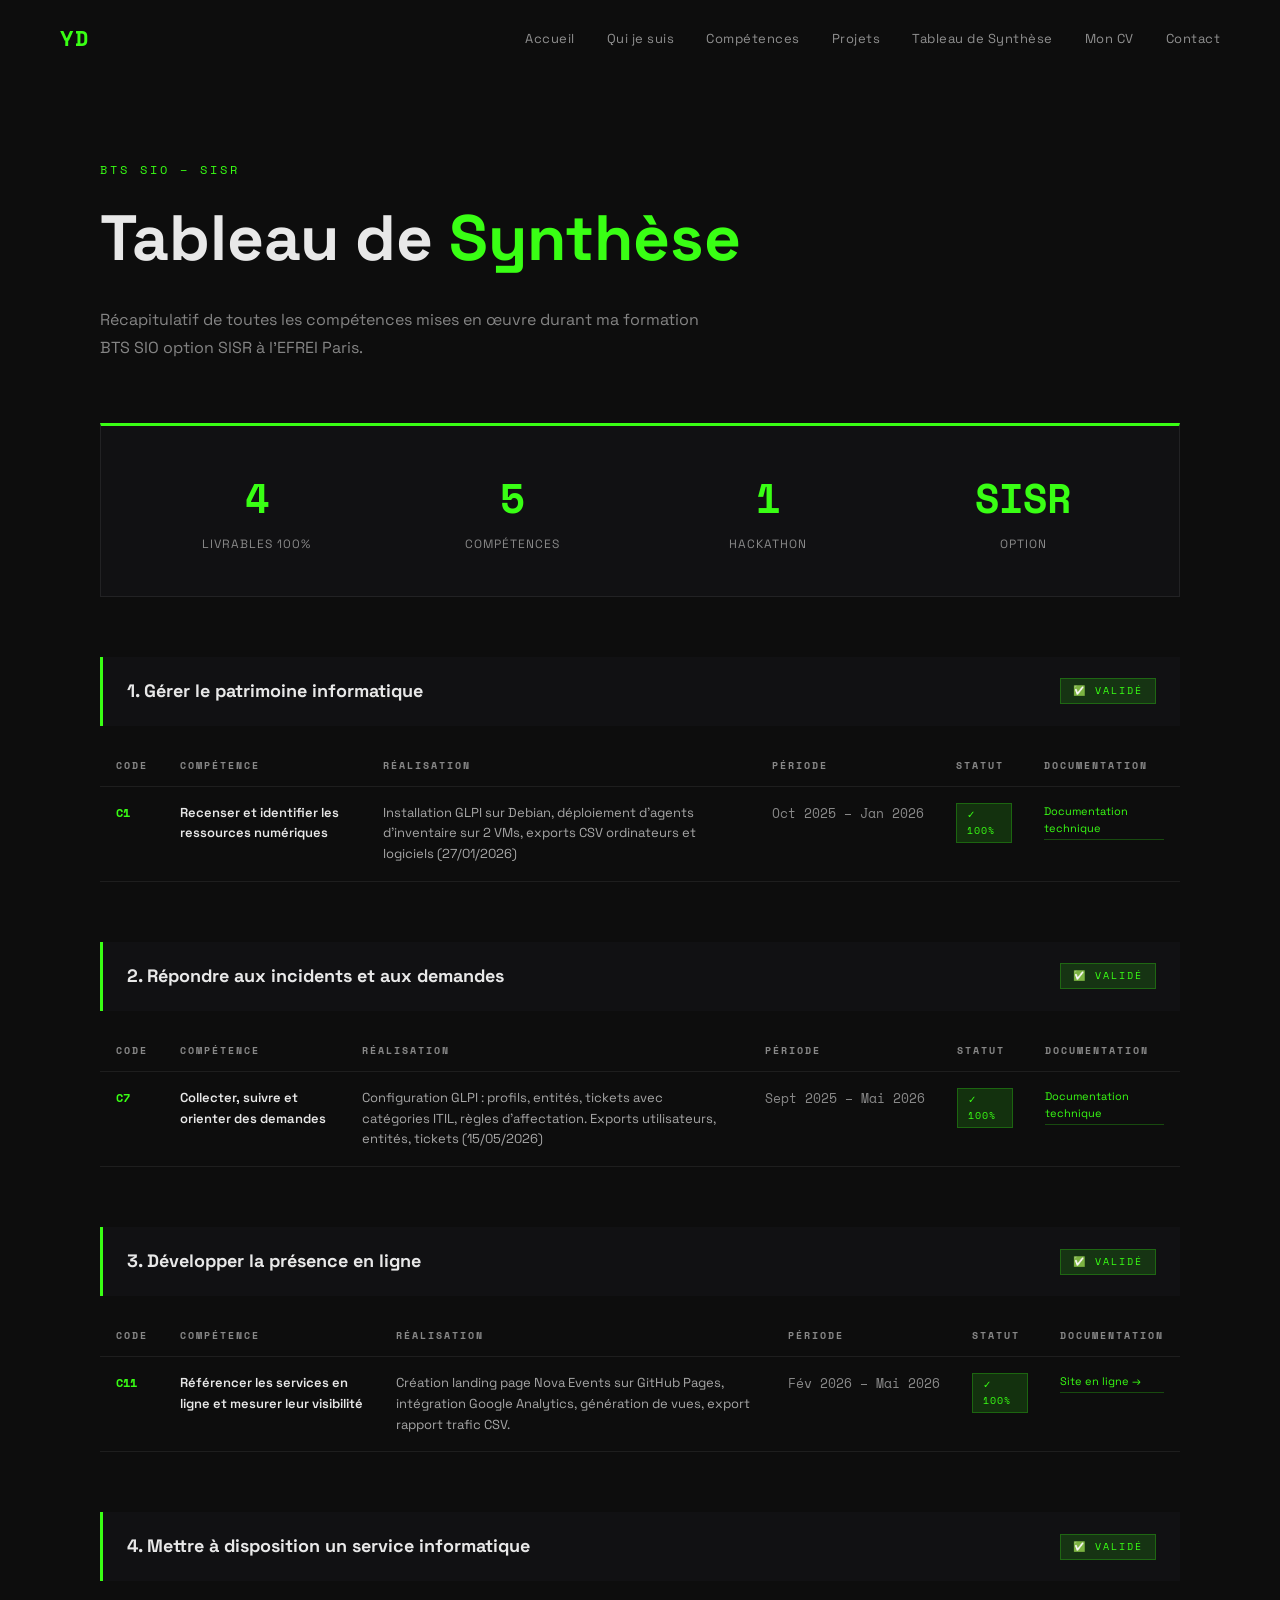
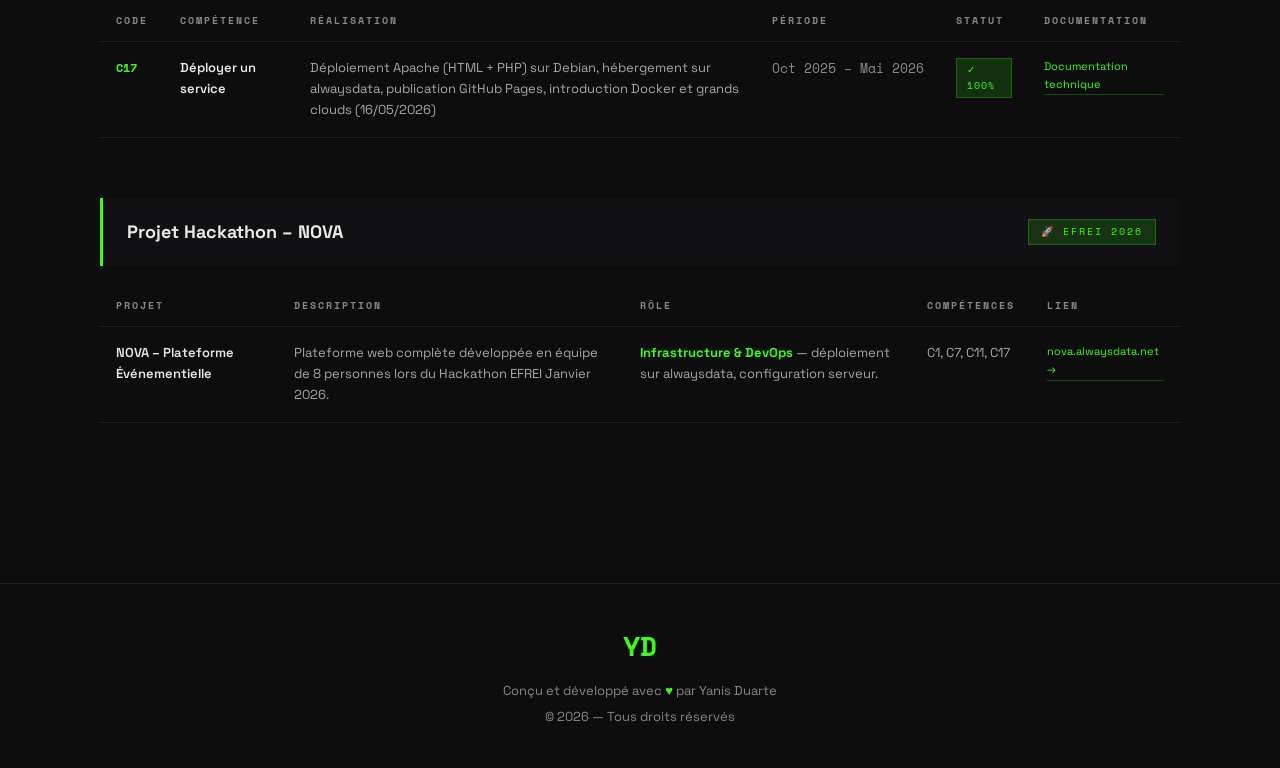
<file: tableau-synthese.html>
<!DOCTYPE html>
<html lang="fr">
<head>
  <meta charset="UTF-8" />
  <meta name="viewport" content="width=device-width, initial-scale=1.0" />
  <title>Tableau de Synthèse | Yanis Duarte</title>
  <link href="https://fonts.googleapis.com/css2?family=Space+Grotesk:wght@300;400;500;600;700&family=Space+Mono:wght@400;700&display=swap" rel="stylesheet" />
  <link rel="stylesheet" href="style.css" />
  <style>
    .page-hero { padding: 160px 60px 60px; max-width: 1200px; margin: 0 auto; }
    .page-hero h1 { font-size: clamp(36px, 5vw, 64px); font-weight: 700; margin-bottom: 16px; }
    .page-hero p { font-size: 16px; color: rgba(232,232,232,0.55); max-width: 600px; line-height: 1.8; }
    .synthese-section { padding: 0 60px 100px; max-width: 1200px; margin: 0 auto; }
    .comp-block { margin-bottom: 60px; }
    .comp-header { display: flex; justify-content: space-between; align-items: center; padding: 20px 24px; background: var(--dark); border-left: 3px solid var(--green); margin-bottom: 20px; }
    .comp-header h2 { font-size: 18px; font-weight: 700; }
    .comp-header .badge { font-family: var(--mono); font-size: 10px; letter-spacing: 2px; color: var(--green); background: var(--green-dim); padding: 4px 12px; border: 1px solid var(--green-border); }
    .comp-table { width: 100%; border-collapse: collapse; }
    .comp-table th { font-family: var(--mono); font-size: 10px; letter-spacing: 2px; text-transform: uppercase; color: var(--gray); padding: 12px 16px; border-bottom: 1px solid var(--border); text-align: left; }
    .comp-table td { padding: 16px; border-bottom: 1px solid var(--border); font-size: 13px; vertical-align: top; line-height: 1.6; }
    .comp-table tr:hover td { background: rgba(57,255,20,0.03); }
    .comp-code { font-family: var(--mono); color: var(--green); font-size: 12px; font-weight: 700; }
    .comp-name { font-weight: 600; color: var(--white); }
    .comp-project { color: rgba(232,232,232,0.7); }
    .comp-period { font-family: var(--mono); font-size: 11px; color: var(--gray); white-space: nowrap; }
    .status-ok { display: inline-flex; align-items: center; gap: 4px; font-family: var(--mono); font-size: 10px; letter-spacing: 1px; color: var(--green); background: var(--green-dim); padding: 3px 10px; border: 1px solid var(--green-border); }
    .doc-links { display: flex; flex-direction: column; gap: 6px; }
    .doc-link { font-size: 11px; color: var(--green); border-bottom: 1px solid var(--green-border); display: inline-block; padding-bottom: 1px; cursor: pointer; }
    .synthese-intro { background: var(--dark); border: 1px solid var(--border); border-top: 3px solid var(--green); padding: 40px; margin-bottom: 60px; display: grid; grid-template-columns: repeat(4,1fr); gap: 24px; }
    .intro-stat { text-align: center; }
    .intro-num { font-family: var(--mono); font-size: 40px; font-weight: 700; color: var(--green); display: block; }
    .intro-label { font-size: 12px; color: var(--gray); text-transform: uppercase; letter-spacing: 1px; margin-top: 4px; }
    @media(max-width:768px) {
      .page-hero { padding: 120px 24px 40px; }
      .synthese-section { padding: 0 24px 60px; }
      .synthese-intro { grid-template-columns: 1fr 1fr; }
      .comp-table { font-size: 12px; }
    }
  </style>
</head>
<body>

  <nav id="navbar">
    <a href="index.html" class="nav-logo">YD</a>
    <ul class="nav-links">
      <li><a href="index.html">Accueil</a></li>
      <li><a href="index.html#about">Qui je suis</a></li>
      <li><a href="index.html#skills">Compétences</a></li>
      <li><a href="projects.html">Projets</a></li>
      <li><a href="tableau-synthese.html">Tableau de Synthèse</a></li>
      <li><a href="cv.html">Mon CV</a></li>
      <li><a href="index.html#contact">Contact</a></li>
    </ul>
    <button class="nav-toggle" id="navToggle">☰</button>
  </nav>

  <div class="page-hero">
    <div class="section-number">BTS SIO – SISR</div>
    <h1>Tableau de <span class="accent">Synthèse</span></h1>
    <p>Récapitulatif de toutes les compétences mises en œuvre durant ma formation BTS SIO option SISR à l'EFREI Paris.</p>
  </div>

  <div class="synthese-section">
    <div class="synthese-intro">
      <div class="intro-stat"><span class="intro-num">4</span><span class="intro-label">Livrables 100%</span></div>
      <div class="intro-stat"><span class="intro-num">5</span><span class="intro-label">Compétences</span></div>
      <div class="intro-stat"><span class="intro-num">1</span><span class="intro-label">Hackathon</span></div>
      <div class="intro-stat"><span class="intro-num">SISR</span><span class="intro-label">Option</span></div>
    </div>

    <!-- BLOC 1 -->
    <div class="comp-block">
      <div class="comp-header">
        <h2>1. Gérer le patrimoine informatique</h2>
        <span class="badge">✅ VALIDÉ</span>
      </div>
      <table class="comp-table">
        <thead>
          <tr><th>Code</th><th>Compétence</th><th>Réalisation</th><th>Période</th><th>Statut</th><th>Documentation</th></tr>
        </thead>
        <tbody>
          <tr><td><span class="comp-code">C1</span></td><td><span class="comp-name">Recenser et identifier les ressources numériques</span></td><td class="comp-project">Installation GLPI sur Debian, déploiement d'agents d'inventaire sur 2 VMs, exports CSV ordinateurs et logiciels (27/01/2026)</td><td class="comp-period">Oct 2025 – Jan 2026</td><td><span class="status-ok">✓ 100%</span></td><td><div class="doc-links"><span class="doc-link">Documentation technique</span></div></td></tr>
        </tbody>
      </table>
    </div>

    <!-- BLOC 2 -->
    <div class="comp-block">
      <div class="comp-header">
        <h2>2. Répondre aux incidents et aux demandes</h2>
        <span class="badge">✅ VALIDÉ</span>
      </div>
      <table class="comp-table">
        <thead><tr><th>Code</th><th>Compétence</th><th>Réalisation</th><th>Période</th><th>Statut</th><th>Documentation</th></tr></thead>
        <tbody><tr><td><span class="comp-code">C7</span></td><td><span class="comp-name">Collecter, suivre et orienter des demandes</span></td><td class="comp-project">Configuration GLPI : profils, entités, tickets avec catégories ITIL, règles d'affectation. Exports utilisateurs, entités, tickets (15/05/2026)</td><td class="comp-period">Sept 2025 – Mai 2026</td><td><span class="status-ok">✓ 100%</span></td><td><div class="doc-links"><span class="doc-link">Documentation technique</span></div></td></tr></tbody>
      </table>
    </div>

    <!-- BLOC 3 -->
    <div class="comp-block">
      <div class="comp-header">
        <h2>3. Développer la présence en ligne</h2>
        <span class="badge">✅ VALIDÉ</span>
      </div>
      <table class="comp-table">
        <thead><tr><th>Code</th><th>Compétence</th><th>Réalisation</th><th>Période</th><th>Statut</th><th>Documentation</th></tr></thead>
        <tbody><tr><td><span class="comp-code">C11</span></td><td><span class="comp-name">Référencer les services en ligne et mesurer leur visibilité</span></td><td class="comp-project">Création landing page Nova Events sur GitHub Pages, intégration Google Analytics, génération de vues, export rapport trafic CSV.</td><td class="comp-period">Fév 2026 – Mai 2026</td><td><span class="status-ok">✓ 100%</span></td><td><div class="doc-links"><a href="https://duarteyanis9-prog.github.io/landing-page/" target="_blank" class="doc-link">Site en ligne →</a></div></td></tr></tbody>
      </table>
    </div>

    <!-- BLOC 4 -->
    <div class="comp-block">
      <div class="comp-header">
        <h2>4. Mettre à disposition un service informatique</h2>
        <span class="badge">✅ VALIDÉ</span>
      </div>
      <table class="comp-table">
        <thead><tr><th>Code</th><th>Compétence</th><th>Réalisation</th><th>Période</th><th>Statut</th><th>Documentation</th></tr></thead>
        <tbody><tr><td><span class="comp-code">C17</span></td><td><span class="comp-name">Déployer un service</span></td><td class="comp-project">Déploiement Apache (HTML + PHP) sur Debian, hébergement sur alwaysdata, publication GitHub Pages, introduction Docker et grands clouds (16/05/2026)</td><td class="comp-period">Oct 2025 – Mai 2026</td><td><span class="status-ok">✓ 100%</span></td><td><div class="doc-links"><span class="doc-link">Documentation technique</span></div></td></tr></tbody>
      </table>
    </div>

    <!-- HACKATHON -->
    <div class="comp-block">
      <div class="comp-header">
        <h2>Projet Hackathon – NOVA</h2>
        <span class="badge">🚀 EFREI 2026</span>
      </div>
      <table class="comp-table">
        <thead><tr><th>Projet</th><th>Description</th><th>Rôle</th><th>Compétences</th><th>Lien</th></tr></thead>
        <tbody><tr><td><span class="comp-name">NOVA – Plateforme Événementielle</span></td><td class="comp-project">Plateforme web complète développée en équipe de 8 personnes lors du Hackathon EFREI Janvier 2026.</td><td class="comp-project"><strong style="color:var(--green)">Infrastructure & DevOps</strong> — déploiement sur alwaysdata, configuration serveur.</td><td class="comp-project">C1, C7, C11, C17</td><td><a href="https://nova.alwaysdata.net/" target="_blank" class="doc-link">nova.alwaysdata.net →</a></td></tr></tbody>
      </table>
    </div>
  </div>

  <footer>
    <div class="footer-logo">YD</div>
    <p class="footer-copy">Conçu et développé avec <span class="accent">♥</span> par Yanis Duarte</p>
    <p class="footer-copy">© 2026 — Tous droits réservés</p>
  </footer>

  <script>
    window.addEventListener('scroll', () => {
      document.getElementById('navbar').classList.toggle('scrolled', window.scrollY > 50);
    });
    document.getElementById('navToggle').addEventListener('click', () => {
      document.querySelector('.nav-links').classList.toggle('open');
    });
  </script>
</body>
</html>
</file>
<file: style.css>
/* ===== RESET & BASE ===== */
*, *::before, *::after { margin: 0; padding: 0; box-sizing: border-box; }
:root {
  --black: #0d0d0d;
  --dark: #111113;
  --dark2: #1a1a1e;
  --green: #39ff14;
  --green-dim: rgba(57,255,20,0.15);
  --green-border: rgba(57,255,20,0.25);
  --white: #e8e8e8;
  --gray: #888;
  --border: rgba(255,255,255,0.07);
  --font: 'Space Grotesk', sans-serif;
  --mono: 'Space Mono', monospace;
}
html { scroll-behavior: smooth; }
body { background: var(--black); color: var(--white); font-family: var(--font); overflow-x: hidden; line-height: 1.6; }
a { text-decoration: none; color: inherit; }
.accent { color: var(--green); }
.hidden { display: none !important; }

/* ===== NAVBAR ===== */
#navbar {
  position: fixed; top: 0; left: 0; right: 0; z-index: 1000;
  display: flex; justify-content: space-between; align-items: center;
  padding: 20px 60px;
  transition: background 0.3s, padding 0.3s;
}
#navbar.scrolled { background: rgba(13,13,13,0.95); backdrop-filter: blur(20px); padding: 14px 60px; border-bottom: 1px solid var(--border); }
.nav-logo { font-family: var(--mono); font-size: 22px; font-weight: 700; color: var(--green); letter-spacing: 2px; }
.nav-links { display: flex; gap: 32px; list-style: none; }
.nav-links a { font-size: 13px; font-weight: 400; color: rgba(232,232,232,0.6); letter-spacing: 0.5px; transition: color 0.3s; }
.nav-links a:hover { color: var(--green); }
.nav-toggle { display: none; background: none; border: none; color: var(--white); font-size: 22px; cursor: pointer; }

/* ===== BUTTONS ===== */
.btn-primary {
  display: inline-block; background: var(--green); color: var(--black);
  padding: 14px 36px; font-family: var(--font); font-size: 13px; font-weight: 600;
  letter-spacing: 1px; text-transform: uppercase; border: none; cursor: pointer;
  transition: box-shadow 0.3s, transform 0.2s;
  clip-path: polygon(8px 0%, 100% 0%, calc(100% - 8px) 100%, 0% 100%);
}
.btn-primary:hover { box-shadow: 0 0 30px rgba(57,255,20,0.4); transform: translateY(-2px); }
.btn-outline {
  display: inline-block; background: transparent; color: var(--green);
  padding: 14px 36px; font-family: var(--font); font-size: 13px; font-weight: 600;
  letter-spacing: 1px; text-transform: uppercase; border: 1px solid var(--green-border);
  cursor: pointer; transition: background 0.3s, border-color 0.3s;
}
.btn-outline:hover { background: var(--green-dim); border-color: var(--green); }

/* ===== HERO ===== */
.hero {
  min-height: 100vh; display: flex; align-items: center; justify-content: center;
  padding: 120px 60px 80px; position: relative; overflow: hidden;
}
.hero-bg-text {
  position: absolute; font-family: var(--mono); font-size: 28vw; font-weight: 700;
  color: rgba(57,255,20,0.03); line-height: 1; top: 50%; left: 50%;
  transform: translate(-50%, -50%); white-space: nowrap; pointer-events: none;
  letter-spacing: -10px;
}
.hero-content { max-width: 700px; position: relative; z-index: 1; }
.hero-greeting { font-family: var(--mono); font-size: 14px; color: var(--green); letter-spacing: 3px; text-transform: uppercase; margin-bottom: 16px; opacity: 0; animation: fadeUp 0.7s ease 0.2s forwards; }
.hero-name { font-size: clamp(48px, 7vw, 96px); font-weight: 700; line-height: 1; margin-bottom: 20px; opacity: 0; animation: fadeUp 0.7s ease 0.4s forwards; }
.hero-typed { font-family: var(--mono); font-size: 18px; color: var(--green); margin-bottom: 24px; min-height: 28px; opacity: 0; animation: fadeUp 0.7s ease 0.6s forwards; }
.cursor-blink { animation: blink 1s infinite; }
@keyframes blink { 0%,100%{opacity:1} 50%{opacity:0} }
.hero-desc { font-size: 16px; color: rgba(232,232,232,0.55); max-width: 520px; line-height: 1.8; margin-bottom: 40px; opacity: 0; animation: fadeUp 0.7s ease 0.8s forwards; }
.hero-btns { display: flex; gap: 16px; flex-wrap: wrap; opacity: 0; animation: fadeUp 0.7s ease 1s forwards; }
.hero-socials { display: flex; gap: 20px; margin-top: 40px; opacity: 0; animation: fadeUp 0.7s ease 1.1s forwards; }
.hero-socials a { width: 40px; height: 40px; border: 1px solid var(--border); display: flex; align-items: center; justify-content: center; color: var(--gray); transition: color 0.3s, border-color 0.3s; }
.hero-socials a:hover { color: var(--green); border-color: var(--green-border); }
.hero-socials svg { width: 18px; height: 18px; }
.scroll-hint { position: absolute; bottom: 40px; left: 60px; display: flex; flex-direction: column; align-items: center; gap: 8px; opacity: 0.4; }
.scroll-hint span { font-family: var(--mono); font-size: 10px; letter-spacing: 3px; text-transform: uppercase; writing-mode: vertical-rl; }
.scroll-line { width: 1px; height: 50px; background: linear-gradient(to bottom, var(--green), transparent); }

/* ===== SECTIONS ===== */
.section { padding: 100px 60px; position: relative; max-width: 1200px; margin: 0 auto; }
.section-dark { background: var(--dark); max-width: 100%; padding: 100px 60px; }
.section-dark > * { max-width: 1200px; margin-left: auto; margin-right: auto; }
.section-number { font-family: var(--mono); font-size: 12px; color: var(--green); letter-spacing: 3px; margin-bottom: 8px; }
.section-title { font-size: clamp(32px, 4vw, 52px); font-weight: 700; margin-bottom: 48px; position: relative; display: inline-block; }
.section-title::after { content: ''; position: absolute; bottom: -8px; left: 0; width: 40px; height: 3px; background: var(--green); }
.section-desc { font-size: 16px; color: rgba(232,232,232,0.55); max-width: 600px; margin-bottom: 48px; line-height: 1.8; }

/* ===== ABOUT ===== */
.about-grid { display: grid; grid-template-columns: 1fr 1fr; gap: 60px; align-items: start; }
.about-text p { font-size: 15px; color: rgba(232,232,232,0.65); line-height: 1.9; margin-bottom: 20px; }
.about-cards { display: grid; grid-template-columns: 1fr 1fr; gap: 16px; }
.about-card { background: var(--dark); border: 1px solid var(--border); padding: 24px; transition: border-color 0.3s, transform 0.3s; }
.about-card:hover { border-color: var(--green-border); transform: translateY(-4px); }
.about-card-icon { font-size: 28px; display: block; margin-bottom: 12px; }
.about-card h3 { font-size: 15px; font-weight: 600; margin-bottom: 8px; color: var(--white); }
.about-card p { font-size: 13px; color: var(--gray); line-height: 1.6; }

/* ===== SKILLS ===== */
.skills-tabs { display: flex; gap: 0; margin-bottom: 40px; border-bottom: 1px solid var(--border); }
.skill-tab { background: none; border: none; border-bottom: 2px solid transparent; padding: 12px 28px; font-family: var(--font); font-size: 13px; font-weight: 500; color: var(--gray); cursor: pointer; letter-spacing: 1px; text-transform: uppercase; transition: color 0.3s, border-color 0.3s; margin-bottom: -1px; }
.skill-tab.active { color: var(--green); border-bottom-color: var(--green); }
.skill-tab:hover { color: var(--white); }
.skills-content { max-width: 700px; }
.skill-item { display: grid; grid-template-columns: 180px 1fr 40px; align-items: center; gap: 16px; margin-bottom: 20px; }
.skill-item > span:first-child { font-size: 14px; font-weight: 500; }
.skill-bar { height: 4px; background: var(--dark2); position: relative; overflow: hidden; }
.skill-fill { height: 100%; background: linear-gradient(to right, var(--green), rgba(57,255,20,0.5)); width: 0; transition: width 1.2s cubic-bezier(0.4,0,0.2,1); }
.skill-pct { font-family: var(--mono); font-size: 12px; color: var(--green); text-align: right; }

/* ===== SYNTHESE ===== */
.synthese-stats { display: grid; grid-template-columns: repeat(4, 1fr); gap: 20px; margin-bottom: 40px; }
.synth-stat { background: var(--dark); border: 1px solid var(--border); padding: 32px 24px; text-align: center; border-top: 3px solid var(--green); }
.synth-num { display: block; font-family: var(--mono); font-size: 42px; font-weight: 700; line-height: 1; margin-bottom: 8px; }
.synth-label { font-size: 12px; color: var(--gray); letter-spacing: 1px; text-transform: uppercase; }

/* ===== TIMELINE ===== */
.timeline { position: relative; padding-left: 40px; }
.timeline::before { content: ''; position: absolute; left: 0; top: 0; bottom: 0; width: 1px; background: linear-gradient(to bottom, var(--green), transparent); }
.timeline-item { position: relative; margin-bottom: 48px; }
.timeline-item::before { content: ''; position: absolute; left: -44px; top: 6px; width: 10px; height: 10px; background: var(--green); border-radius: 50%; box-shadow: 0 0 10px var(--green); }
.timeline-date { font-family: var(--mono); font-size: 12px; color: var(--green); letter-spacing: 2px; margin-bottom: 8px; text-transform: uppercase; }
.timeline-content h3 { font-size: 18px; font-weight: 600; margin-bottom: 8px; }
.timeline-content p { font-size: 14px; color: var(--gray); line-height: 1.7; }

/* ===== CONTACT ===== */
.contact-grid { display: grid; grid-template-columns: 1fr 1fr; gap: 60px; }
.contact-info h3 { font-size: 24px; font-weight: 700; margin-bottom: 16px; }
.contact-info > p { font-size: 15px; color: rgba(232,232,232,0.55); margin-bottom: 32px; line-height: 1.8; }
.contact-items { display: flex; flex-direction: column; gap: 16px; }
.contact-item { display: flex; align-items: center; gap: 12px; font-size: 14px; color: rgba(232,232,232,0.7); transition: color 0.3s; }
.contact-item:hover { color: var(--green); }
.contact-form { display: flex; flex-direction: column; gap: 16px; }
.form-input { background: var(--dark); border: 1px solid var(--border); padding: 14px 18px; color: var(--white); font-family: var(--font); font-size: 14px; outline: none; transition: border-color 0.3s; }
.form-input:focus { border-color: var(--green-border); }
.form-input::placeholder { color: rgba(255,255,255,0.25); }
.form-textarea { min-height: 120px; resize: vertical; }

/* ===== FOOTER ===== */
footer { border-top: 1px solid var(--border); padding: 40px 60px; text-align: center; }
.footer-logo { font-family: var(--mono); font-size: 28px; font-weight: 700; color: var(--green); margin-bottom: 12px; }
.footer-copy { font-size: 13px; color: var(--gray); margin-top: 6px; }

/* ===== PROJECT CARDS (shared) ===== */
.projects-grid { display: grid; grid-template-columns: repeat(3, 1fr); gap: 20px; }
.project-card { background: var(--dark); border: 1px solid var(--border); padding: 32px; position: relative; overflow: hidden; transition: border-color 0.3s, transform 0.3s; }
.project-card:hover { border-color: var(--green-border); transform: translateY(-6px); }
.project-card::before { content: ''; position: absolute; top: 0; left: 0; right: 0; height: 2px; background: var(--green); transform: scaleX(0); transition: transform 0.3s; }
.project-card:hover::before { transform: scaleX(1); }
.project-badge { font-family: var(--mono); font-size: 10px; letter-spacing: 2px; text-transform: uppercase; color: var(--green); margin-bottom: 16px; display: flex; align-items: center; gap: 8px; }
.project-badge::before { content: ''; width: 24px; height: 1px; background: var(--green); }
.project-title { font-size: 20px; font-weight: 700; margin-bottom: 12px; }
.project-desc { font-size: 13px; color: var(--gray); line-height: 1.7; margin-bottom: 24px; }
.project-tags { display: flex; flex-wrap: wrap; gap: 8px; margin-bottom: 24px; }
.tag { font-family: var(--mono); font-size: 10px; letter-spacing: 1px; padding: 4px 10px; border: 1px solid var(--border); color: var(--gray); text-transform: uppercase; }
.project-links { display: flex; gap: 12px; }
.project-link { font-size: 12px; font-weight: 600; letter-spacing: 1px; text-transform: uppercase; color: var(--green); border-bottom: 1px solid var(--green-border); padding-bottom: 2px; transition: border-color 0.3s; }
.project-link:hover { border-color: var(--green); }
.project-featured { border-color: var(--green-border); }
.project-featured .project-badge { color: var(--green); }

/* ===== ANIMATIONS ===== */
@keyframes fadeUp { from { opacity: 0; transform: translateY(20px); } to { opacity: 1; transform: translateY(0); } }

/* ===== RESPONSIVE ===== */
@media (max-width: 768px) {
  #navbar { padding: 16px 24px; }
  .nav-links { display: none; flex-direction: column; position: absolute; top: 100%; left: 0; right: 0; background: var(--dark); padding: 24px; gap: 20px; border-bottom: 1px solid var(--border); }
  .nav-links.open { display: flex; }
  .nav-toggle { display: block; }
  .hero { padding: 100px 24px 60px; }
  .hero-bg-text { font-size: 50vw; }
  .section { padding: 60px 24px; }
  .section-dark { padding: 60px 24px; }
  .about-grid { grid-template-columns: 1fr; }
  .about-cards { grid-template-columns: 1fr; }
  .synthese-stats { grid-template-columns: 1fr 1fr; }
  .contact-grid { grid-template-columns: 1fr; }
  .projects-grid { grid-template-columns: 1fr; }
  .scroll-hint { display: none; }
  .skill-item { grid-template-columns: 140px 1fr 36px; }
}
</file>
